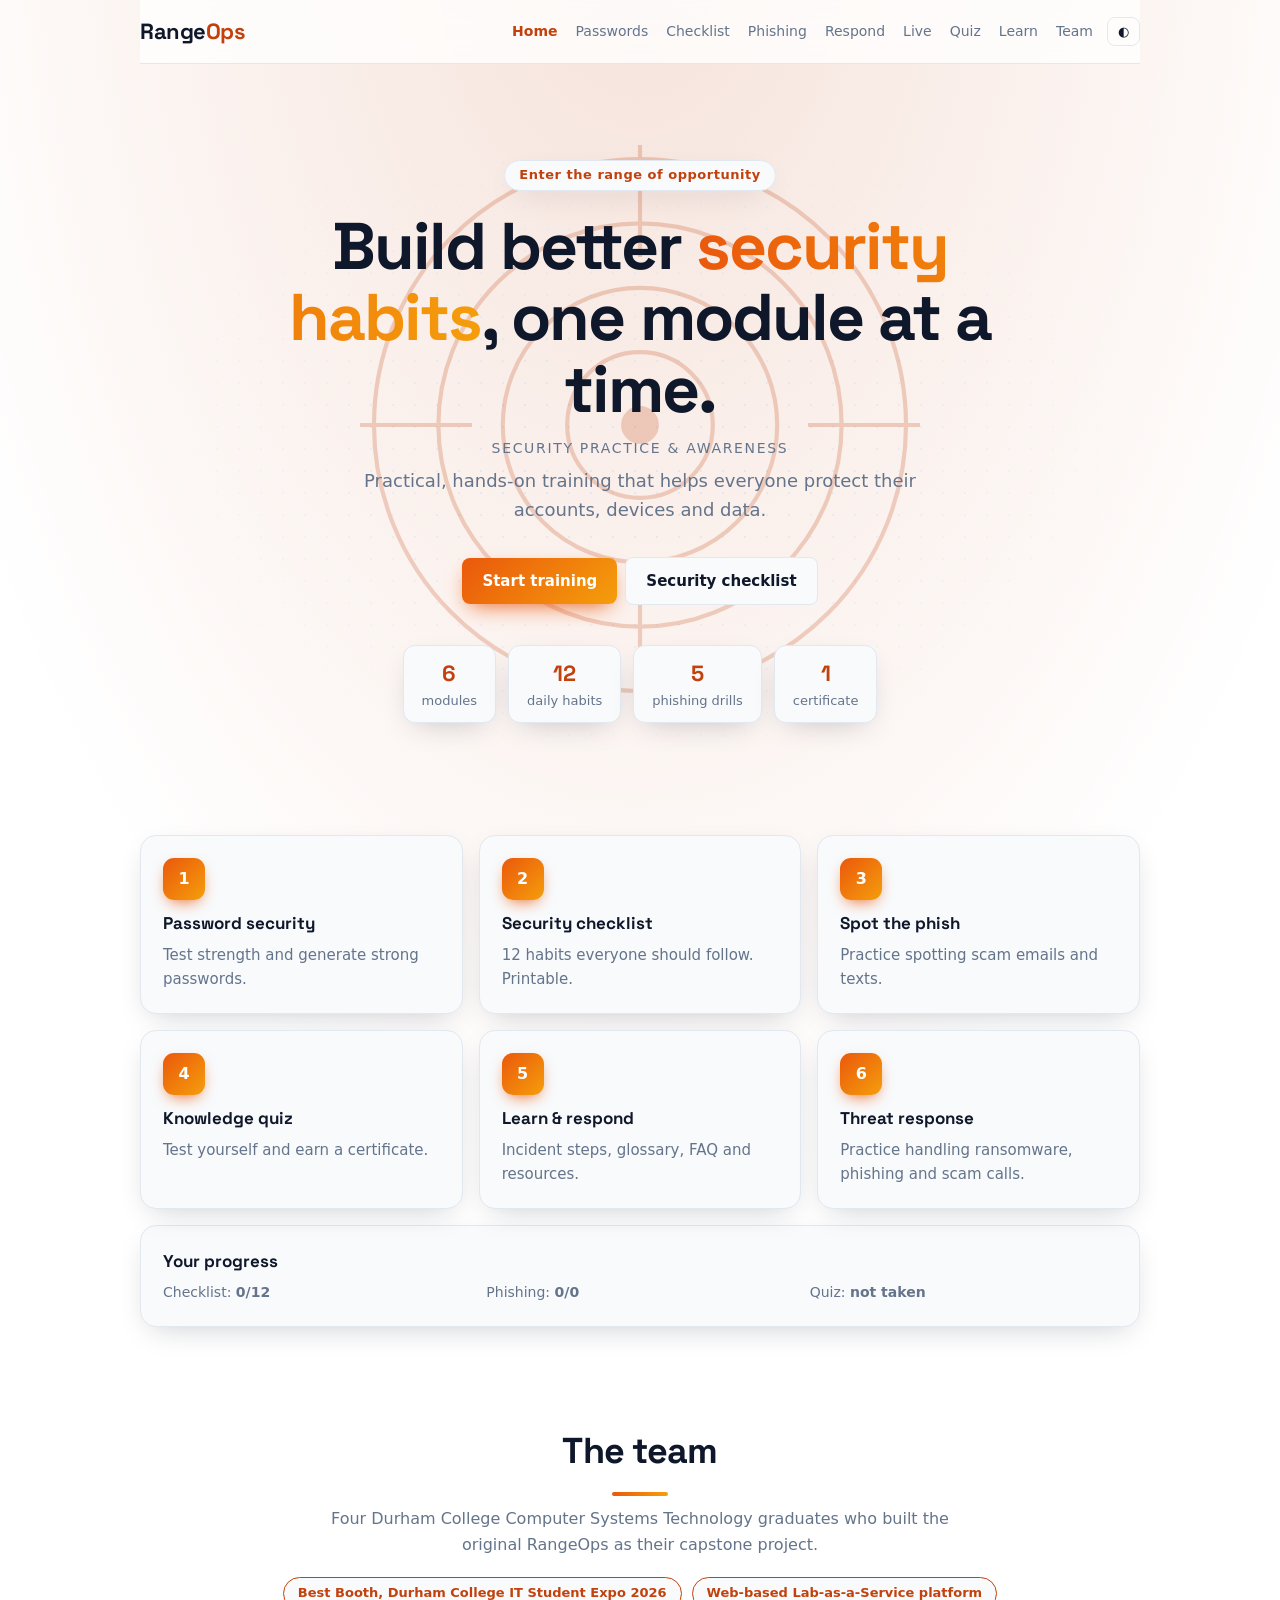
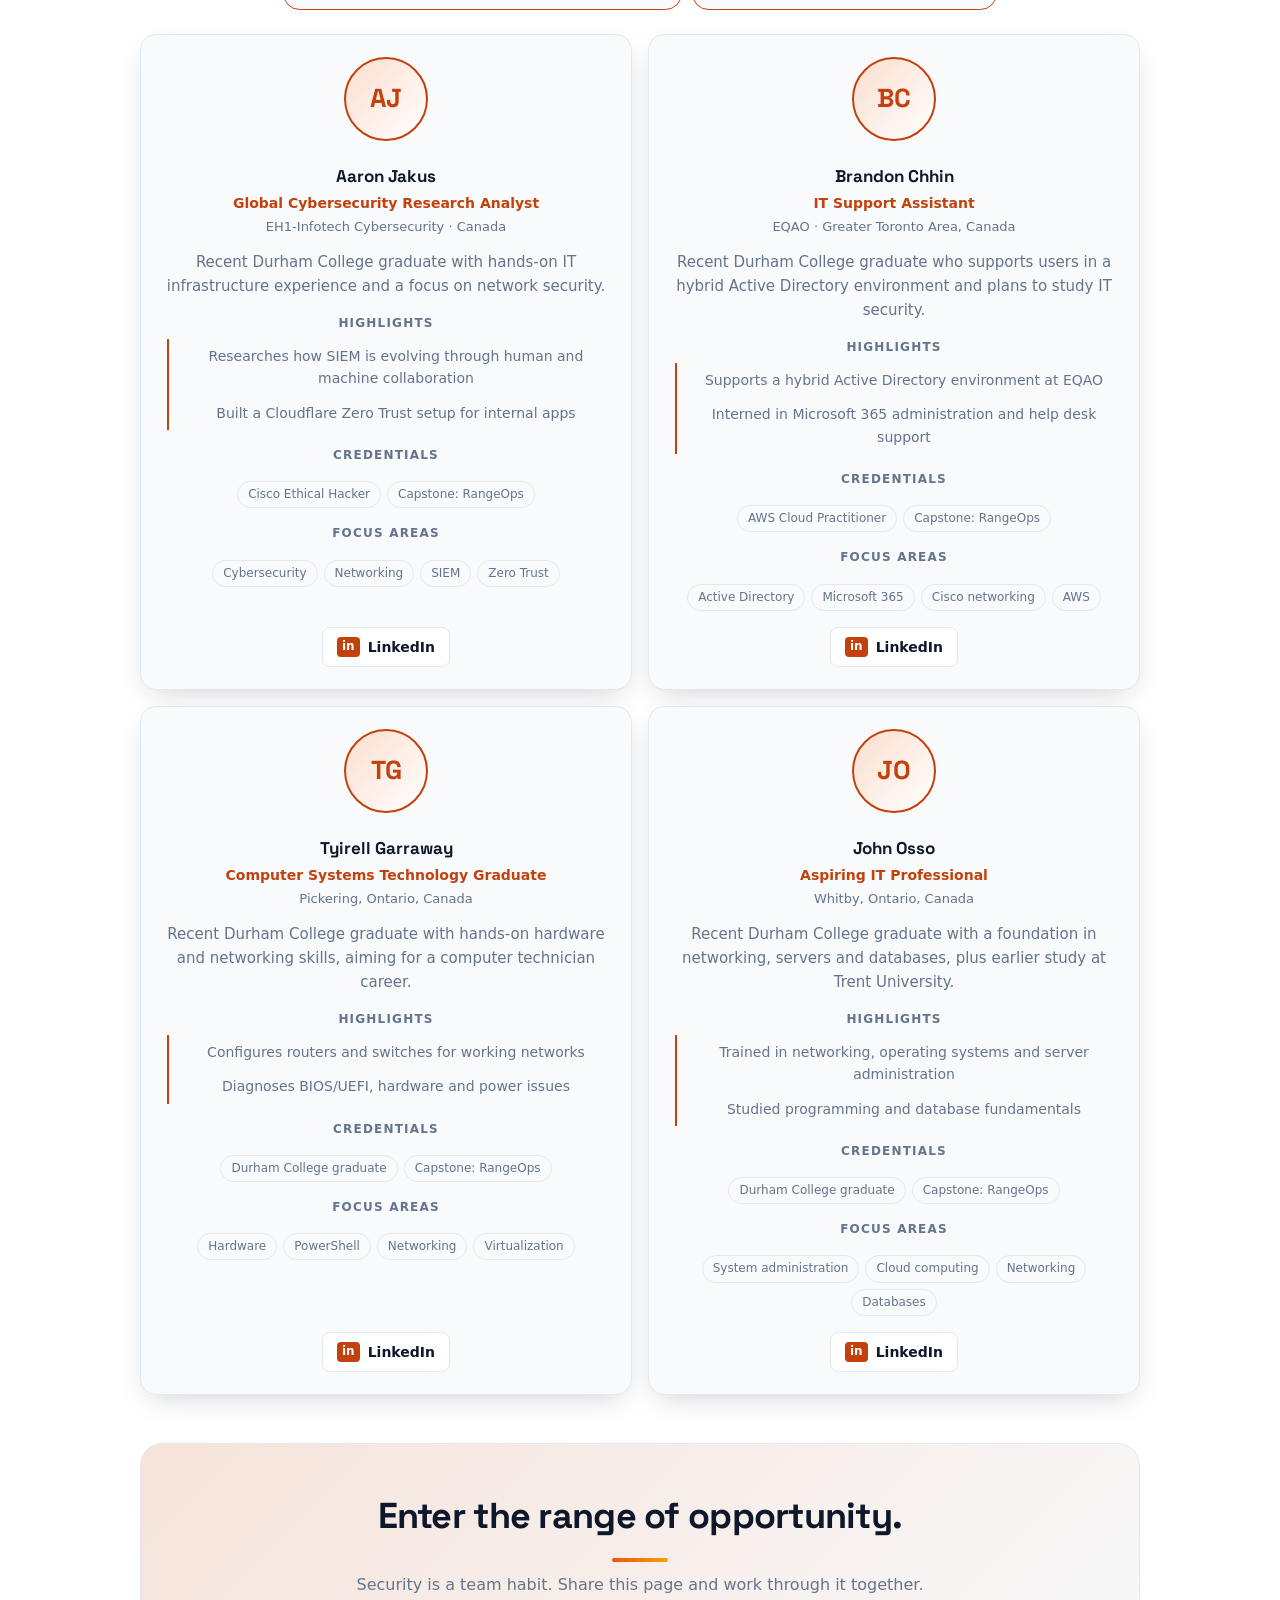
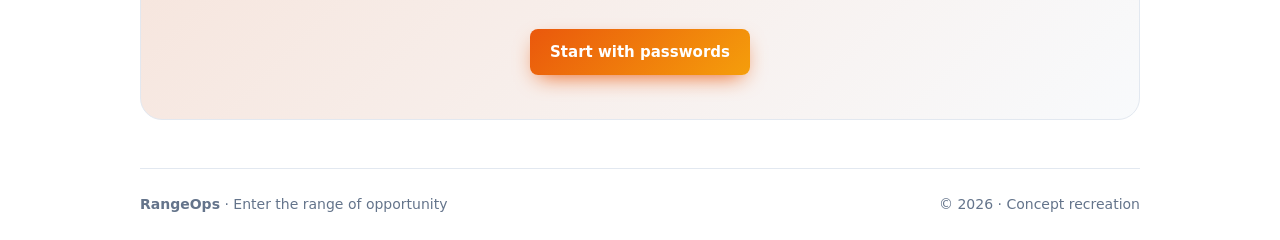
<file: RangeOps security awareness.html>
<!DOCTYPE html>
<html lang="en">
<head>
<meta charset="utf-8">
<link rel="preconnect" href="https://fonts.googleapis.com"><link rel="preconnect" href="https://fonts.gstatic.com" crossorigin><link href="https://fonts.googleapis.com/css2?family=Space+Grotesk:wght@500;700&display=swap" rel="stylesheet">
<meta name="viewport" content="width=device-width, initial-scale=1, viewport-fit=cover">
<title>RangeOps — Security practice and awareness</title>
<style>
:root{--bg:#fff;--fg:#0f172a;--mut:#64748b;--card:#f8fafc;--bd:#e2e8f0;--ac:#c2410c;--acf:#fff;--ok:#15803d;--bad:#b91c1c;--warn:#b45309;box-sizing:border-box;padding-top:env(safe-area-inset-top,0px);padding-bottom:env(safe-area-inset-bottom,0px)}
@media (prefers-color-scheme:dark){:root:not([data-theme="light"]){--bg:#0b1020;--fg:#e8edf7;--mut:#94a3b8;--card:#121a30;--bd:#222c47;--ac:#f97316;--acf:#0b1020;--ok:#4ade80;--bad:#f87171;--warn:#fbbf24}}
:root[data-theme="dark"]{--bg:#0b1020;--fg:#e8edf7;--mut:#94a3b8;--card:#121a30;--bd:#222c47;--ac:#f97316;--acf:#0b1020;--ok:#4ade80;--bad:#f87171;--warn:#fbbf24}
html{scroll-padding-top:env(safe-area-inset-top,0px);scroll-behavior:smooth}
*{box-sizing:border-box}
body{margin:0;background:var(--bg);color:var(--fg);font-family:system-ui,-apple-system,"Segoe UI",Roboto,sans-serif;line-height:1.6}
.w{max-width:1040px;margin:0 auto;padding:0 20px}
nav{display:flex;justify-content:space-between;align-items:center;padding:18px 0;border-bottom:1px solid var(--bd);flex-wrap:wrap;gap:8px}
.logo{font-weight:800;font-size:20px;letter-spacing:-.02em}.logo b{color:var(--ac)}
nav a{color:var(--mut);text-decoration:none;margin-left:18px;font-size:14px}
.btn{display:inline-block;background:var(--ac);color:var(--acf)!important;padding:11px 20px;border-radius:8px;font-weight:600;text-decoration:none;border:0;cursor:pointer;font-size:15px;font-family:inherit}
.btn.o{background:none;color:var(--fg)!important;border:1px solid var(--bd)}
.hero{padding:72px 0 40px;text-align:center}
.tag{display:inline-block;border:1px solid var(--bd);border-radius:99px;padding:4px 14px;font-size:13px;color:var(--mut);background:var(--card)}
h1{font-size:clamp(34px,6vw,56px);line-height:1.08;letter-spacing:-.03em;margin:20px auto 12px;max-width:780px}
.sub{color:var(--mut);max-width:580px;margin:0 auto 28px;font-size:18px}
.hero .btn{margin:4px}
.grid{display:grid;grid-template-columns:repeat(auto-fit,minmax(230px,1fr));gap:16px}
.card{background:var(--card);border:1px solid var(--bd);border-radius:12px;padding:22px}
.card h3{margin:10px 0 6px;font-size:17px}.card p{margin:0;color:var(--mut);font-size:15px}
.ic{width:38px;height:38px;border-radius:9px;background:var(--ac);color:var(--acf);display:grid;place-items:center;font-weight:700}
section{padding:48px 0}
h2{font-size:clamp(26px,4vw,36px);letter-spacing:-.02em;margin:0 0 10px;text-align:center}
.lead{color:var(--mut);text-align:center;max-width:620px;margin:0 auto 32px}
.two{display:grid;grid-template-columns:repeat(auto-fit,minmax(300px,1fr));gap:16px}
input[type=text],input[type=password]{width:100%;padding:12px;border:1px solid var(--bd);border-radius:8px;background:var(--bg);color:var(--fg);font-size:16px;font-family:inherit}
.bar{height:10px;border-radius:99px;background:var(--bd);overflow:hidden;margin:12px 0 6px}
.bar i{display:block;height:100%;width:0;background:var(--bad);transition:width .25s,background .25s}
.row{display:flex;gap:8px;margin-top:10px;flex-wrap:wrap}
.mut{color:var(--mut);font-size:14px}
ul.tips{padding-left:20px;margin:8px 0 0;color:var(--mut);font-size:15px}
ul.tips li{margin:6px 0}
.gen{font-family:ui-monospace,Menlo,Consolas,monospace;word-break:break-all;background:var(--bg);border:1px dashed var(--bd);border-radius:8px;padding:10px;margin-top:10px;min-height:42px}
.chk label{display:flex;gap:10px;align-items:flex-start;padding:10px 0;border-bottom:1px solid var(--bd);cursor:pointer;font-size:15px}
.chk label:last-child{border:0}
.chk input{margin-top:5px;accent-color:var(--ac);width:18px;height:18px;flex:none}
.chk input:checked+span{color:var(--mut);text-decoration:line-through}
.team .card{text-align:center}
.av{width:84px;height:84px;border-radius:50%;background:var(--bg);border:2px dashed var(--bd);margin:0 auto 12px;display:grid;place-items:center;color:var(--mut);font-size:28px}
.cta{background:var(--card);border:1px solid var(--bd);border-radius:16px;padding:44px 20px;text-align:center;margin-bottom:48px}
footer{border-top:1px solid var(--bd);padding:24px 0;color:var(--mut);font-size:14px;display:flex;justify-content:space-between;flex-wrap:wrap;gap:8px}
.page{display:none}.page.on{display:block}a.card{display:block;text-decoration:none;color:inherit}a.card:hover{border-color:var(--ac)}nav a.on{color:var(--fg);font-weight:600}.back{display:inline-block;margin-top:24px;color:var(--mut);text-decoration:none;font-size:14px}
.msg{border:1px solid var(--bd);border-radius:10px;padding:14px;margin:12px 0;background:var(--bg)}.msg small{color:var(--mut);display:block}.res{margin-top:8px;font-size:14px}details{border-bottom:1px solid var(--bd);padding:10px 0}summary{cursor:pointer;font-weight:600}dt{font-weight:600;margin-top:10px}dd{margin:2px 0 0;color:var(--mut)}.cert{border:3px double var(--ac);text-align:center;padding:30px;border-radius:12px;margin-top:20px}.q{margin:16px 0}.q label{display:block;padding:4px 0;cursor:pointer}.pg{max-width:760px;margin:0 auto}.ico{background:none;border:1px solid var(--bd);color:var(--fg);border-radius:8px;padding:6px 10px;cursor:pointer;margin-left:14px}

:root{--g1:#ea580c;--g2:#f59e0b;--sh:0 10px 30px -12px rgba(15,23,42,.25)}
@media (prefers-color-scheme:dark){:root:not([data-theme="light"]){--g1:#f97316;--g2:#fbbf24;--sh:0 12px 34px -14px rgba(0,0,0,.7)}}
:root[data-theme="dark"]{--g1:#f97316;--g2:#fbbf24;--sh:0 12px 34px -14px rgba(0,0,0,.7)}
h1,h2,h3,.logo{font-family:"Space Grotesk",system-ui,sans-serif}
body{background-image:radial-gradient(60% 40% at 50% -5%,color-mix(in srgb,var(--ac) 16%,transparent),transparent)}
nav{position:sticky;top:env(safe-area-inset-top,0px);z-index:10;background:color-mix(in srgb,var(--bg) 78%,transparent);backdrop-filter:blur(12px);-webkit-backdrop-filter:blur(12px);padding:14px 0}
nav a{transition:color .2s}nav a:hover{color:var(--ac)}
nav a.on{color:var(--ac)}
.logo{font-size:22px}
.hero{position:relative;overflow:hidden;padding:96px 0 64px}
.hero::before{content:"";position:absolute;inset:0;background-image:radial-gradient(var(--bd) 1px,transparent 1px);background-size:22px 22px;-webkit-mask-image:radial-gradient(ellipse at center,#000 20%,transparent 70%);mask-image:radial-gradient(ellipse at center,#000 20%,transparent 70%);z-index:0}
.hero>*{position:relative;z-index:1}
.hero>.tgt{position:absolute;z-index:0;width:min(560px,90vw);left:50%;top:50%;transform:translate(-50%,-50%);opacity:.22;pointer-events:none}
.grad{background:linear-gradient(90deg,var(--g1),var(--g2));-webkit-background-clip:text;background-clip:text;color:transparent}
h1{font-size:clamp(36px,6.4vw,66px)}
.tag{backdrop-filter:blur(6px);box-shadow:var(--sh)}
.btn{background:linear-gradient(135deg,var(--g1),var(--g2));box-shadow:0 8px 22px -8px var(--g1);transition:transform .15s,box-shadow .15s}
.btn:hover{transform:translateY(-2px)}
.btn.o{background:var(--card);box-shadow:none}
.btn.o:hover{border-color:var(--ac)}
.hs{display:flex;justify-content:center;gap:12px;flex-wrap:wrap;margin-top:36px}
.hs div{background:var(--card);border:1px solid var(--bd);border-radius:12px;padding:10px 18px;box-shadow:var(--sh);font-size:13px;color:var(--mut)}
.hs b{display:block;font-size:22px;color:var(--ac);font-family:"Space Grotesk",sans-serif}
.card{border-radius:16px;box-shadow:var(--sh);transition:transform .2s,border-color .2s}
a.card{position:relative;overflow:hidden}
a.card::before{content:"";position:absolute;left:0;top:0;height:3px;width:100%;background:linear-gradient(90deg,var(--g1),var(--g2));transform:scaleX(0);transform-origin:left;transition:transform .3s}
a.card:hover{transform:translateY(-4px)}a.card:hover::before{transform:scaleX(1)}
.ic{background:linear-gradient(135deg,var(--g1),var(--g2));border-radius:11px;width:42px;height:42px;box-shadow:0 6px 16px -6px var(--g1)}
h2::after{content:"";display:block;width:56px;height:4px;border-radius:4px;margin:12px auto 0;background:linear-gradient(90deg,var(--g1),var(--g2))}
.page.on{animation:fi .4s ease}
@keyframes fi{from{opacity:0;transform:translateY(8px)}to{opacity:1;transform:none}}
.cta{background:linear-gradient(135deg,color-mix(in srgb,var(--g1) 14%,var(--card)),var(--card));border-radius:22px;position:relative;overflow:hidden}
.av{border-style:solid;border-color:var(--ac);background:linear-gradient(135deg,color-mix(in srgb,var(--g1) 20%,var(--bg)),var(--bg));color:var(--ac)}
.bar{height:12px}.bar i{background-image:linear-gradient(90deg,var(--g1),var(--g2))}
.msg{border-radius:14px;box-shadow:var(--sh)}
.cert{background:linear-gradient(135deg,color-mix(in srgb,var(--g1) 10%,var(--bg)),var(--bg))}
footer{margin-top:8px}
@media (prefers-reduced-motion:reduce){*{animation:none!important;transition:none!important}}
.li{display:inline-flex;align-items:center;gap:8px;margin-top:14px;padding:8px 14px;border:1px solid var(--bd);border-radius:8px;color:var(--fg)!important;text-decoration:none;font-size:14px;font-weight:600;background:var(--bg);transition:border-color .2s}
.li:hover{border-color:var(--ac)}.li i{font-style:normal;background:var(--ac);color:var(--acf);border-radius:4px;padding:0 5px;font-size:12px;font-weight:800}
.li.off{opacity:.5;pointer-events:none}
.chips{display:flex;gap:6px;justify-content:center;flex-wrap:wrap;margin-top:10px}.chips span{font-size:12px;padding:3px 10px;border-radius:99px;border:1px solid var(--bd);color:var(--mut)}
.av{font-family:"Space Grotesk",sans-serif;font-weight:700;font-size:26px}
.team .card.feat{display:grid;grid-template-columns:240px 1fr;gap:28px;text-align:left;margin-bottom:16px}.feat .fl{text-align:center}.feat h4{margin:18px 0 6px;font-size:12px;text-transform:uppercase;letter-spacing:.1em;color:var(--mut)}.feat h4:first-child{margin-top:0}.tl{list-style:none;padding:0;margin:0}.tl li{padding:6px 0 6px 14px;border-left:2px solid var(--ac);margin-left:4px;font-size:14px;color:var(--mut)}.tl b{color:var(--fg);display:block}.chips.l{justify-content:flex-start;margin-top:0}@media(max-width:700px){.team .card.feat{grid-template-columns:1fr}}
.award{display:flex;justify-content:center;gap:10px;flex-wrap:wrap;margin:-12px auto 24px;max-width:720px}.award span{border:1px solid var(--ac);color:var(--ac);border-radius:99px;padding:5px 14px;font-size:13px;font-weight:600;background:var(--card)}
.team h4{margin:16px 0 6px;font-size:12px;text-transform:uppercase;letter-spacing:.1em;color:var(--mut)}.t2{grid-template-columns:repeat(2,1fr)}.team .card.pc{display:flex;flex-direction:column}.lw{margin-top:auto;padding-top:16px;text-align:center}.lw .li{margin-top:0}@media(max-width:700px){.t2{grid-template-columns:1fr}}
@media print{nav,footer,.btn,.back,.noprint{display:none!important}}
.mods{grid-template-columns:repeat(3,1fr)}@media(max-width:820px){.mods{grid-template-columns:repeat(2,1fr)}}@media(max-width:520px){.mods{grid-template-columns:1fr}}
</style>
</head>
<body>
<div class="w">
<nav><a href="#/" class="logo" style="margin:0;color:inherit">Range<b>Ops</b></a><div><a href="#/" data-r="home">Home</a><a href="#/passwords" data-r="passwords">Passwords</a><a href="#/checklist" data-r="checklist">Checklist</a><a href="#/phishing" data-r="phishing">Phishing</a><a href="#/respond" data-r="respond">Respond</a><a href="#/live" data-r="live">Live</a><a href="#/quiz" data-r="quiz">Quiz</a><a href="#/learn" data-r="learn">Learn</a><a href="#/team" data-r="team">Team</a><button class="ico" id="th" type="button" aria-label="Toggle theme">◐</button></div></nav>

<div class="page" id="p-home">
<header class="hero"><svg class="tgt" viewBox="0 0 200 200" fill="none" stroke="var(--ac)" stroke-width="1.5" aria-hidden="true"><circle cx="100" cy="100" r="95"/><circle cx="100" cy="100" r="72"/><circle cx="100" cy="100" r="49"/><circle cx="100" cy="100" r="26"/><circle cx="100" cy="100" r="6" fill="var(--ac)"/><path d="M100 0v40M100 160v40M0 100h40M160 100h40"/></svg>
<span class="tag" style="color:var(--ac);font-weight:600;letter-spacing:.04em">Enter the range of opportunity</span>
<h1>Build better <span class="grad">security habits</span>, one module at a time.</h1>
<p class="sub" style="margin-bottom:8px;font-size:14px;text-transform:uppercase;letter-spacing:.12em">Security practice &amp; awareness</p>
<p class="sub">Practical, hands-on training that helps everyone protect their accounts, devices and data.</p>
<a class="btn" href="#/passwords">Start training</a><a class="btn o" href="#/checklist">Security checklist</a>
<div class="hs"><div><b>6</b>modules</div><div><b>12</b>daily habits</div><div><b>5</b>phishing drills</div><div><b>1</b>certificate</div></div></header>

<section>
<div class="grid mods"><a class="card" href="#/passwords"><div class="ic">1</div><h3>Password security</h3><p>Test strength and generate strong passwords.</p></a><a class="card" href="#/checklist"><div class="ic">2</div><h3>Security checklist</h3><p>12 habits everyone should follow. Printable.</p></a><a class="card" href="#/phishing"><div class="ic">3</div><h3>Spot the phish</h3><p>Practice spotting scam emails and texts.</p></a><a class="card" href="#/quiz"><div class="ic">4</div><h3>Knowledge quiz</h3><p>Test yourself and earn a certificate.</p></a><a class="card" href="#/learn"><div class="ic">5</div><h3>Learn &amp; respond</h3><p>Incident steps, glossary, FAQ and resources.</p></a><a class="card" href="#/respond"><div class="ic">6</div><h3>Threat response</h3><p>Practice handling ransomware, phishing and scam calls.</p></a></div>
<div class="card" style="margin-top:16px"><h3 style="margin-top:0">Your progress</h3><div class="grid mut" id="pr"></div></div>
</section>

<section class="team" id="team">
<h2>The team</h2>
<p class="lead">Four Durham College Computer Systems Technology graduates who built the original RangeOps as their capstone project.</p><div class="award"><span>Best Booth, Durham College IT Student Expo 2026</span><span>Web-based Lab-as-a-Service platform</span></div>
<div class="grid t2"><div class="card pc"><div class="av">AJ</div><h3 style="margin-bottom:2px">Aaron Jakus</h3><p style="color:var(--ac);font-weight:600;font-size:14px;margin:0">Global Cybersecurity Research Analyst</p><p class="mut" style="font-size:13px;margin:2px 0 12px">EH1-Infotech Cybersecurity · Canada</p><p style="margin:0">Recent Durham College graduate with hands-on IT infrastructure experience and a focus on network security.</p><h4>Highlights</h4><ul class="tl"><li>Researches how SIEM is evolving through human and machine collaboration</li><li>Built a Cloudflare Zero Trust setup for internal apps</li></ul><h4>Credentials</h4><div class="chips"><span>Cisco Ethical Hacker</span><span>Capstone: RangeOps</span></div><h4>Focus areas</h4><div class="chips"><span>Cybersecurity</span><span>Networking</span><span>SIEM</span><span>Zero Trust</span></div><div class="lw"><a class="li" href="https://www.linkedin.com/in/aaron-jakus/" target="_blank" rel="noopener"><i>in</i> LinkedIn</a></div></div><div class="card pc"><div class="av">BC</div><h3 style="margin-bottom:2px">Brandon Chhin</h3><p style="color:var(--ac);font-weight:600;font-size:14px;margin:0">IT Support Assistant</p><p class="mut" style="font-size:13px;margin:2px 0 12px">EQAO · Greater Toronto Area, Canada</p><p style="margin:0">Recent Durham College graduate who supports users in a hybrid Active Directory environment and plans to study IT security.</p><h4>Highlights</h4><ul class="tl"><li>Supports a hybrid Active Directory environment at EQAO</li><li>Interned in Microsoft 365 administration and help desk support</li></ul><h4>Credentials</h4><div class="chips"><span>AWS Cloud Practitioner</span><span>Capstone: RangeOps</span></div><h4>Focus areas</h4><div class="chips"><span>Active Directory</span><span>Microsoft 365</span><span>Cisco networking</span><span>AWS</span></div><div class="lw"><a class="li" href="https://www.linkedin.com/in/brandon-chhin/" target="_blank" rel="noopener"><i>in</i> LinkedIn</a></div></div><div class="card pc"><div class="av">TG</div><h3 style="margin-bottom:2px">Tyirell Garraway</h3><p style="color:var(--ac);font-weight:600;font-size:14px;margin:0">Computer Systems Technology Graduate</p><p class="mut" style="font-size:13px;margin:2px 0 12px">Pickering, Ontario, Canada</p><p style="margin:0">Recent Durham College graduate with hands-on hardware and networking skills, aiming for a computer technician career.</p><h4>Highlights</h4><ul class="tl"><li>Configures routers and switches for working networks</li><li>Diagnoses BIOS/UEFI, hardware and power issues</li></ul><h4>Credentials</h4><div class="chips"><span>Durham College graduate</span><span>Capstone: RangeOps</span></div><h4>Focus areas</h4><div class="chips"><span>Hardware</span><span>PowerShell</span><span>Networking</span><span>Virtualization</span></div><div class="lw"><a class="li" href="https://www.linkedin.com/in/tyirell-garraway-4923a0226/" target="_blank" rel="noopener"><i>in</i> LinkedIn</a></div></div><div class="card pc"><div class="av">JO</div><h3 style="margin-bottom:2px">John Osso</h3><p style="color:var(--ac);font-weight:600;font-size:14px;margin:0">Aspiring IT Professional</p><p class="mut" style="font-size:13px;margin:2px 0 12px">Whitby, Ontario, Canada</p><p style="margin:0">Recent Durham College graduate with a foundation in networking, servers and databases, plus earlier study at Trent University.</p><h4>Highlights</h4><ul class="tl"><li>Trained in networking, operating systems and server administration</li><li>Studied programming and database fundamentals</li></ul><h4>Credentials</h4><div class="chips"><span>Durham College graduate</span><span>Capstone: RangeOps</span></div><h4>Focus areas</h4><div class="chips"><span>System administration</span><span>Cloud computing</span><span>Networking</span><span>Databases</span></div><div class="lw"><a class="li" href="https://www.linkedin.com/in/john-osso-77b8b8327/" target="_blank" rel="noopener"><i>in</i> LinkedIn</a></div></div></div>
</section>
<section class="cta">
<h2>Enter the range of opportunity.</h2>
<p class="lead">Security is a team habit. Share this page and work through it together.</p>
<a class="btn" href="#/passwords">Start with passwords</a>
</section>
</div>
<div class="page" id="p-passwords"><section>
<h2>Module: Password security</h2>
<p class="lead">Everything here runs in your browser. Nothing you type is sent or stored. Still, don't test a password you actually use.</p>
<div class="two">
<div class="card">
<h3 style="margin-top:0">Strength checker</h3>
<input id="pw" type="password" placeholder="Type a practice password" autocomplete="off" aria-label="Practice password">
<div class="bar"><i id="fill"></i></div>
<div><b id="lvl">Enter a password</b> <span class="mut" id="est"></span></div>
<ul class="tips" id="fb"></ul>
<div class="row"><button class="btn o" id="show" type="button">Show / hide</button></div>
</div>
<div class="card">
<h3 style="margin-top:0">Passphrase generator</h3>
<p class="mut" style="margin:0">Random character strings are best for password managers. Length matters most.</p>
<div class="gen" id="out">Click generate</div>
<div class="row"><button class="btn" id="gen" type="button">Generate</button><button class="btn o" id="copy" type="button">Copy</button></div>
<h3>Password rules to live by</h3>
<ul class="tips">
<li>Use 14+ characters; longer beats complex.</li>
<li>Never reuse a password between accounts.</li>
<li>Store them in a reputable password manager.</li>
<li>Turn on multi-factor authentication wherever offered.</li>
<li>Change a password immediately if a breach is suspected.</li>
</ul>
</div>
</div>
</section><a class="back" href="#/checklist">Next: Security checklist →</a></div>
<div class="page" id="p-phishing"><section class="pg"><h2>Spot the phish</h2><p class="lead">Decide whether each message is a scam or legitimate. Look at the sender, links and urgency.</p><div id="ph"></div><div class="card" style="text-align:center">Score: <b id="phs">0 / 0</b></div><a class="back" href="#/quiz">Next: Quiz →</a></section></div>
<div class="page" id="p-respond"><section class="pg"><h2>Threat response training</h2><p class="lead">Pick a threat and work through what to do, step by step. Wrong choices teach you why.</p><div class="row" id="tt" style="justify-content:center"></div><div class="card" id="tb" style="margin-top:16px"></div><div style="text-align:center;margin-top:24px"><a class="btn" href="#/live">Try the live simulation →</a></div><div style="text-align:center"><a class="back" href="#/quiz">Next: Quiz →</a></div></section></div>
<div class="page" id="p-live"><section class="pg"><h2>Live simulation</h2><p class="lead">Handle your inbox against the clock, then respond to an outbreak as it spreads.</p><div class="card" id="lv"></div><a class="back" href="#/respond">← Back to scenarios</a></section></div>
<div class="page" id="p-quiz"><section class="pg"><h2>Knowledge quiz</h2><p class="lead">Score 4 or more to earn your certificate.</p><div id="qz"></div><button class="btn" id="qs" type="button">Submit answers</button><div id="qr" style="margin-top:16px"></div><a class="back" href="#/">← Back to home</a></section></div>
<div class="page" id="p-learn"><section class="pg"><h2>Learn &amp; respond</h2><p class="lead">Know what to do, know the terms, know where to look.</p>
<div class="card"><h3 style="margin-top:0">If you think you've been hacked</h3><ol class="tips"><li>Disconnect the device from the network.</li><li>Change passwords from a different, clean device, starting with email.</li><li>Turn on multi-factor authentication.</li><li>Tell your IT contact or manager right away.</li><li>Watch bank and account activity, and report fraud if needed.</li></ol><div class="row"><a class="btn" href="mailto:hello@example.com?subject=Security%20incident%20report">Report an incident</a></div></div>
<div class="card" style="margin-top:16px"><h3 style="margin-top:0">Safe browsing basics</h3><ul class="tips"><li>Check for HTTPS, but remember it doesn't prove a site is trustworthy.</li><li>Avoid sensitive tasks on public Wi-Fi, or use a trusted VPN.</li><li>Download software only from official sources.</li><li>Don't reuse passwords on unfamiliar sites.</li></ul></div>
<div class="card" style="margin-top:16px"><h3 style="margin-top:0">Glossary</h3><dl><dt>MFA</dt><dd>A second proof of identity, like a code or app prompt, besides your password.</dd><dt>Phishing</dt><dd>Fake messages designed to trick you into giving up information or clicking.</dd><dt>Ransomware</dt><dd>Malware that locks your files and demands payment.</dd><dt>Social engineering</dt><dd>Manipulating people rather than computers to gain access.</dd><dt>VPN</dt><dd>A service that encrypts your internet traffic.</dd><dt>Password manager</dt><dd>An app that stores unique passwords securely.</dd></dl></div>
<div class="card" style="margin-top:16px"><h3 style="margin-top:0">FAQ</h3><details><summary>Are password managers safe?</summary><p class="mut">Reputable ones encrypt your vault and are far safer than reusing passwords.</p></details><details><summary>How often should I change passwords?</summary><p class="mut">Change them when there's a breach or suspicion, not on a fixed schedule, if they're long and unique.</p></details><details><summary>Is SMS MFA good enough?</summary><p class="mut">It's better than nothing, but an authenticator app or security key is stronger.</p></details></div>
<div class="card" style="margin-top:16px"><h3 style="margin-top:0">Trusted resources</h3><ul class="tips"><li><a href="https://www.getcybersafe.gc.ca" target="_blank" rel="noopener">Get Cyber Safe (Government of Canada)</a></li><li><a href="https://www.cyber.gc.ca" target="_blank" rel="noopener">Canadian Centre for Cyber Security</a></li><li><a href="https://haveibeenpwned.com" target="_blank" rel="noopener">Have I Been Pwned</a></li></ul></div>
<a class="back" href="#/">← Back to home</a></section></div>
<div class="page" id="p-checklist"><section>
<h2>The security checklist</h2>
<p class="lead">Tick off what you already do. Aim for 100%.</p>
<div class="card chk" style="max-width:720px;margin:0 auto">
<div class="mut" id="prog">0 of 12 complete</div>
<div class="bar"><i id="pf"></i></div>
<div id="list"></div><div class="row noprint"><button class="btn o" type="button" onclick="doPrint(this)">Print checklist</button><button class="btn o" type="button" id="cpl">Copy checklist</button></div><p class="mut noprint hint" style="display:none;margin:8px 0 0">If nothing opened, your viewer is blocking printing. Open this page in its own browser tab and press Ctrl/Cmd+P, or use Copy.</p>
</div>
</section><a class="back" href="#/">← Back to home</a></div>



<footer><span><b>RangeOps</b> · Enter the range of opportunity</span><span>© 2026 · Concept recreation</span></footer>
</div>
<script>
const $=id=>document.getElementById(id);
// Strength checker
const pw=$('pw');
const common=['password','123456','qwerty','letmein','admin','welcome','iloveyou','abc123'];
function check(){
 const v=pw.value;const fb=[];let pool=0;
 if(/[a-z]/.test(v))pool+=26;if(/[A-Z]/.test(v))pool+=26;if(/\d/.test(v))pool+=10;if(/[^A-Za-z0-9]/.test(v))pool+=32;
 let bits=v.length&&pool?v.length*Math.log2(pool):0;
 if(common.some(c=>v.toLowerCase().includes(c))){bits=Math.min(bits,20);fb.push('Contains a very common password pattern.')}
 if(/(.)\1{2,}/.test(v)){bits*=.8;fb.push('Avoid repeated characters.')}
 if(v.length&&v.length<14)fb.push('Use at least 14 characters.');
 if(v.length&&!/[A-Z]/.test(v)||!/\d/.test(v)&&v.length)fb.push('Mix in capitals and numbers, or use a long passphrase.');
 let pct=Math.min(100,bits/80*100),l='Very weak',c='var(--bad)';
 if(bits>=28){l='Weak'}if(bits>=45){l='Fair';c='var(--warn)'}if(bits>=60){l='Strong';c='var(--ok)'}if(bits>=75){l='Excellent';c='var(--ok)'}
 if(!v){l='Enter a password';pct=0;$('est').textContent=''}else $('est').textContent='≈ '+Math.round(bits)+' bits of entropy';
 $('fill').style.width=pct+'%';$('fill').style.background=c;$('lvl').textContent=l;
 $('fb').innerHTML=fb.map(f=>'<li>'+f+'</li>').join('');
}
pw.addEventListener('input',check);
$('show').onclick=()=>{pw.type=pw.type==='password'?'text':'password'};
// Generator
function gen(){
 const set='abcdefghijkmnopqrstuvwxyzABCDEFGHJKLMNPQRSTUVWXYZ23456789!@#$%^&*-_=+';
 const a=new Uint32Array(20);crypto.getRandomValues(a);
 $('out').textContent=Array.from(a,x=>set[x%set.length]).join('');
}
$('gen').onclick=gen;
$('copy').onclick=async()=>{try{await navigator.clipboard.writeText($('out').textContent);$('copy').textContent='Copied';setTimeout(()=>$('copy').textContent='Copy',1200)}catch(e){}};
// Checklist
const items=['Use a password manager and unique passwords for every account','Enable multi-factor authentication on email, banking and work accounts','Keep your operating system and apps updated','Turn on automatic updates for your browser','Lock your screen whenever you step away','Be skeptical of unexpected links, attachments and urgent requests','Verify requests for money or credentials through a second channel','Back up important files and test restoring them','Use a trusted VPN or avoid sensitive tasks on public Wi-Fi','Encrypt your laptop and phone, and set a device PIN','Review app permissions and remove apps you no longer use','Know how to report a suspected incident right away'];
const done=new Set();
const list=$('list');
items.forEach((t,i)=>{const l=document.createElement('label');l.innerHTML='<input type="checkbox"><span></span>';l.querySelector('span').textContent=t;
 l.querySelector('input').onchange=e=>{e.target.checked?done.add(i):done.delete(i);const p=done.size/items.length*100;$('pf').style.width=p+'%';$('pf').style.background=p===100?'var(--ok)':'var(--ac)';S.chk=done.size;upd();$('prog').textContent=done.size+' of '+items.length+' complete'+(p===100?' — great work!':'')};
 list.appendChild(l)});
const S={rs:0,chk:0,ph:0,phN:0,qz:null};
function upd(){$('pr').innerHTML='<div>Checklist: <b>'+S.chk+'/12</b></div><div>Phishing: <b>'+S.ph+'/'+S.phN+'</b></div><div>Quiz: <b>'+(S.qz===null?'not taken':S.qz+'/5')+'</b></div>'}
upd();
$('th').onclick=()=>{const d=document.documentElement,c=d.dataset.theme||(matchMedia('(prefers-color-scheme:dark)').matches?'dark':'light');d.dataset.theme=c==='dark'?'light':'dark'};
const msgs=[['support@paypa1-alerts.com','Account locked! Verify within 24 hours at secure-paypa1-login.com',1,'Lookalike domain (paypa1) and artificial urgency.'],['A coworker (internal)','Staff meeting moved to 3pm Thursday. Same room as usual.',0,'Expected, internal, no links or requests for sensitive info.'],['"CEO" (free webmail address)','I\'m in a meeting. Buy five $100 gift cards and send me the codes. Keep it quiet.',1,'Classic impersonation scam. Gift card requests and secrecy are red flags.'],['SMS from unknown number','Your parcel is held. Pay a $1.99 fee at bit.ly/x9fk2.',1,'Unexpected text with a shortened link and a small payment ask.'],['Your bank\'s app notification','Your password was changed. If this wasn\'t you, open the app yourself to review.',0,'It tells you to use the app you already trust, not a link.']];
S.phN=msgs.length;let answered=0;
msgs.forEach(m=>{const d=document.createElement('div');d.className='msg';d.innerHTML='<small></small><p style="margin:6px 0"></p><div class="row"><button class="btn o" type="button">Phish</button><button class="btn o" type="button">Legit</button></div><div class="res"></div>';
d.querySelector('small').textContent='From: '+m[0];d.querySelector('p').textContent=m[1];
const b=d.querySelectorAll('button');b.forEach((x,i)=>x.onclick=()=>{if(d.dataset.done)return;d.dataset.done=1;const ok=(i===0)===!!m[2];if(ok)S.ph++;answered++;d.querySelector('.res').textContent=(ok?'Correct. ':'Not quite. ')+m[3];d.querySelector('.res').style.color=ok?'var(--ok)':'var(--bad)';$('phs').textContent=S.ph+' / '+answered;upd()});
$('ph').appendChild(d)});
const qs=[['Which is the strongest password approach?',['Password1!','A long, random passphrase unique to the account','Your pet\'s name plus birth year'],1],['What does multi-factor authentication add?',['A second proof of identity','A longer password','Faster logins'],0],['Your "boss" emails asking for gift cards urgently. What do you do?',['Buy them quickly','Verify through another channel, like a call','Reply asking for more details'],1],['What\'s the safest approach on public Wi-Fi?',['Do banking as usual','Avoid sensitive tasks or use a trusted VPN','Turn off updates'],1],['You suspect your account was compromised. First step?',['Wait and see','Report it and change passwords from a clean device','Delete the account'],1]];
qs.forEach((q,i)=>{const d=document.createElement('div');d.className='q';const h=document.createElement('b');h.textContent=(i+1)+'. '+q[0];d.appendChild(h);q[1].forEach((o,j)=>{const l=document.createElement('label');l.innerHTML='<input type="radio" name="q'+i+'" value="'+j+'"> <span></span>';l.querySelector('span').textContent=o;d.appendChild(l)});$('qz').appendChild(d)});
$('qs').onclick=()=>{let n=0;qs.forEach((q,i)=>{const c=document.querySelector('input[name="q'+i+'"]:checked');if(c&&+c.value===q[2])n++});S.qz=n;upd();
$('qr').innerHTML='<div class="card"><b>You scored '+n+' / 5.</b> '+(n>=4?'Great work, here\'s your certificate.':'Review the modules and try again.')+'</div>'+(n>=4?'<input type="text" id="nm" placeholder="Your name" style="margin-top:12px" class="noprint"><div class="cert"><h3>Certificate of Security Awareness</h3><p>Awarded to <b id="cn">________</b></p><p class="mut">RangeOps · Enter the range of opportunity</p></div><div class="row noprint"><button class="btn" type="button" onclick="doPrint(this)">Print certificate</button></div><p class="mut noprint hint" style="display:none;margin:8px 0 0">If nothing opened, your viewer is blocking printing. Open this page in its own browser tab and press Ctrl/Cmd+P, or use Copy.</p>':'');
const nm=$('nm');if(nm)nm.oninput=()=>{$('cn').textContent=nm.value||'________'}};
function doPrint(b){try{window.print()}catch(e){}const h=b.closest('.row').nextElementSibling;if(h&&h.classList.contains('hint'))h.style.display='block'}
$('cpl').onclick=async()=>{const t='RangeOps security checklist\n'+items.map((x,i)=>(done.has(i)?'[x] ':'[ ] ')+x).join('\n');try{await navigator.clipboard.writeText(t);$('cpl').textContent='Copied'}catch(e){$('cpl').textContent='Copy blocked'}setTimeout(()=>$('cpl').textContent='Copy checklist',1500)};
const TH={ransomware:{n:'Ransomware',i:'Your screen shows a message: your files are encrypted and you must pay to get them back.',st:[['What do you do first?',[['Pay quickly to get files back',0,'Payment doesn\'t guarantee recovery and funds more attacks.'],['Disconnect the device from Wi-Fi and the network',1,'Isolating the device helps stop the infection from spreading.'],['Restart repeatedly',0,'Restarting can spread the damage and destroy evidence.']]],['Who do you tell, and how?',[['Alert IT or your manager immediately by phone',1,'Fast reporting limits the damage. Use a clean device or phone.'],['Keep working on other files',0,'Other files, and shared drives, may be at risk.'],['Delete the ransom note',0,'The note is evidence your response team needs.']]],['Coworkers use the same shared drives. What now?',[['Warn them to stay off shared drives until IT clears them',1,'This prevents more files from being encrypted.'],['Wait until the next day',0,'Ransomware spreads fast, so delays are costly.'],['Log into admin accounts from your device to check',0,'That could hand attackers more powerful credentials.']]],['How do you recover?',[['Restore from clean, offline backups once IT confirms the threat is gone',1,'Tested, offline backups are your best defence.'],['Reconnect once the screen looks normal',0,'Malware may still be running.'],['Pay and hope',0,'Payment is a last resort and should only be decided with experts and law enforcement.']]]],pb:['Isolate the device','Report immediately','Preserve evidence, including the ransom note','Don\'t pay without expert guidance','Restore from clean backups','Review how it got in']},phish:{n:'Phishing',i:'An email says your account will be closed unless you verify your details using the link.',st:[['What do you do first?',[['Click the link to check it out',0,'Clicking is the attacker\'s goal.'],['Check the sender address and hover over the link without clicking',1,'Mismatched domains and urgency are common red flags.'],['Reply asking if it\'s real',0,'Replying confirms your address is active.']]],['Oops, you already entered your password. Now?',[['Change it from a clean device and enable MFA',1,'Act fast to lock out the attacker, and change the password anywhere you reused it.'],['Hope nothing happens',0,'Attackers often use stolen logins within minutes.'],['Ignore it',0,'Delay gives them time to use the account.']]],['What next?',[['Report it to IT using the report-phishing option',1,'Reporting helps protect everyone else.'],['Delete it quietly',0,'IT can\'t warn others if they never hear about it.'],['Forward it to the whole team',0,'Forwarding spreads the risk. Report it instead.']]]],pb:['Don\'t click or reply','Inspect the sender and links','Change passwords and enable MFA','Report it to IT','Delete after reporting']},call:{n:'Scam call',i:'Someone calls claiming to be IT support and says your account is compromised. They need your password right now.',st:[['What do you do?',[['Give the password so they can fix it',0,'Real IT staff never ask for your password.'],['Hang up and call back using an official number',1,'Verify through a channel you trust, not the one they gave you.'],['Ask for their name and trust it',0,'Names are easy to fake.']]],['They sent a link to install remote-access software. What now?',[['Install it to cooperate',0,'That would give them full control of your device.'],['Don\'t install anything and end the call',1,'Never install software at the request of an unsolicited caller.'],['Install it but watch carefully',0,'It\'s too risky.']]],['Afterwards?',[['Report the call to IT or security',1,'Others may be targeted by the same caller.'],['Forget about it',0,'Reporting helps stop repeat attempts.'],['Post their number publicly',0,'Report it through proper channels instead.']]]],pb:['Never share passwords','Hang up and verify independently','Never install software on request','Report the attempt']}};
const doneT=new Set();let cur=null,si=0;
Object.keys(TH).forEach(k=>{const b=document.createElement('button');b.className='btn o';b.type='button';b.textContent=TH[k].n;b.onclick=()=>{cur=k;si=0;rnd()};$('tt').appendChild(b)});
function rnd(){const b=$('tb');b.innerHTML='';if(!cur){b.textContent='Choose a threat above to begin.';b.className='card mut';return}b.className='card';const t=TH[cur];
 const h=document.createElement('h3');h.style.marginTop='0';h.textContent=t.n+' scenario';b.appendChild(h);
 const p=document.createElement('p');p.className='mut';p.textContent=t.i;b.appendChild(p);
 if(si>=t.st.length){if(!doneT.has(cur)){doneT.add(cur);S.rs=doneT.size;upd()}const d=document.createElement('div');d.innerHTML='<b style="color:var(--ok)">Scenario complete. Your response playbook:</b><ol class="tips"></ol>';t.pb.forEach(x=>{const l=document.createElement('li');l.textContent=x;d.querySelector('ol').appendChild(l)});b.appendChild(d);return}
 const q=t.st[si];const qq=document.createElement('p');qq.innerHTML='<b></b>';qq.firstChild.textContent='Step '+(si+1)+' of '+t.st.length+': '+q[0];b.appendChild(qq);
 const fb=document.createElement('div');fb.className='res';
 q[1].forEach(o=>{const x=document.createElement('button');x.type='button';x.className='btn o';x.style.cssText='display:block;width:100%;text-align:left;margin:6px 0';x.textContent=o[0];
  x.onclick=()=>{fb.style.color=o[1]?'var(--ok)':'var(--bad)';fb.textContent=(o[1]?'Correct. ':'Not quite. ')+o[2];if(o[1]){const n=document.createElement('button');n.type='button';n.className='btn';n.style.marginTop='10px';n.textContent=si+1>=t.st.length?'Finish':'Next step';n.onclick=()=>{si++;rnd()};fb.appendChild(document.createElement('br'));fb.appendChild(n)}};b.appendChild(x)});b.appendChild(fb)}
rnd();
let LT=[];function stopLive(){LT.forEach(t=>{clearInterval(t);clearTimeout(t)});LT=[]}
const EM=[['it-helpdesk@company-support.co','Your password expires today','Log in now at company-support.co/reset or lose access to your account.',1,'Lookalike domain and artificial urgency.'],['HR (internal)','Updated holiday schedule','The holiday schedule is posted on the intranet as usual. No action needed.',0,'Expected, internal, with no links or requests.'],['"CEO" (free webmail)','Urgent: gift cards','I\'m in a meeting. Buy 5 gift cards and send me the codes. Keep this between us.',1,'Gift cards, secrecy and urgency are classic scam signs.'],['billing@vend0r-invoices.net','Invoice #4821 attached','Please open the attached invoice.zip to review payment details.',1,'Unknown vendor with a zip attachment. This could be malware.'],['Your manager (internal)','Team lunch Friday','Booking the usual spot at noon. Let me know about dietary needs.',0,'Normal internal message with no suspicious request.'],['alerts@secure-bank-login.net','Unusual sign-in detected','Review your account now: secure-bank-login.net/verify',1,'The link goes to a lookalike site, not your bank.']];
let ei=0,ms=0;
function liveIntro(){$('lv').innerHTML='<p>Part 1: six emails arrive and you have 12 seconds each to decide. Part 2: a ransomware outbreak spreads while you contain it.</p>';const b=document.createElement('button');b.className='btn';b.type='button';b.textContent='Start simulation';b.onclick=()=>{ei=0;ms=0;nextMail()};$('lv').appendChild(b)}
function nextMail(){stopLive();if(ei>=EM.length)return outbreak();const m=EM[ei];
 $('lv').innerHTML='<div class="mut">Inbox: email '+(ei+1)+' of '+EM.length+'</div><div class="bar"><i id="tb2" style="width:100%;background:var(--ac)"></i></div><div class="msg"><small></small><b></b><p style="margin:6px 0 0"></p></div><div class="row"><button class="btn" type="button" id="b1">Report as phishing</button><button class="btn o" type="button" id="b2">Looks safe</button></div><div class="res" id="fb"></div>';
 const q=$('lv').querySelector('.msg');q.querySelector('small').textContent='From: '+m[0];q.querySelector('b').textContent=m[1];q.querySelector('p').textContent=m[2];
 const t0=Date.now();const iv=setInterval(()=>{const l=Math.max(0,12000-(Date.now()-t0));$('tb2').style.width=l/120+'%';if(l<=0)ans(null)},100);LT.push(iv);
 $('b1').onclick=()=>ans(true);$('b2').onclick=()=>ans(false)}
function ans(r){stopLive();const m=EM[ei];const ok=r===!!m[3];if(ok)ms++;
 $('b1').disabled=$('b2').disabled=true;const f=$('fb');f.style.color=ok?'var(--ok)':'var(--bad)';f.textContent=(r===null?'Time ran out. ':ok?'Correct. ':'Wrong call. ')+m[4];ei++;
 const n=document.createElement('button');n.className='btn';n.type='button';n.style.marginTop='10px';n.textContent=ei>=EM.length?'Continue to outbreak':'Next email';n.onclick=nextMail;f.appendChild(document.createElement('br'));f.appendChild(n);LT.push(setTimeout(nextMail,4500))}
function outbreak(){stopLive();let pct=0,rate=2,fin=0,over=0;const done=new Set();const files=['budget.xlsx','client_list.docx','payroll.pdf','photos.zip','report_Q3.pptx','invoices.csv'];
 $('lv').innerHTML='<b style="color:var(--bad)">ALERT: Ransomware detected on your device. Files are being encrypted.</b><div class="bar"><i id="eb" style="width:0;background:var(--bad)"></i></div><div class="mut" id="ep">0% encrypted</div><div class="gen" id="lg" style="font-size:13px;min-height:90px"></div><p><b>Contain it. Choose actions:</b></p><div id="ac"></div><div class="res" id="fb2"></div>';
 const acts=[['Disconnect from the network',1,'Spread slows right down.'],['Call IT and report immediately',1,'IT isolates the affected systems.'],['Warn coworkers to stay off shared drives',1,'Protects shared files.'],['Pay the ransom',0,'No guarantee, and it funds attackers. Encryption jumped.'],['Delete the ransom note',0,'You destroyed evidence. Encryption jumped.'],['Keep working on other files',0,'More files exposed. Encryption jumped.']];
 function end(win){if(fin)return;fin=1;stopLive();$('ac').innerHTML='';$('fb2').innerHTML='';const d=document.createElement('div');d.className='cert';d.innerHTML='<h3></h3><p class="mut"></p>';d.querySelector('h3').textContent=win?'Contained!':'Outbreak not contained';d.querySelector('p').textContent=(win?'Files saved: '+(100-Math.round(pct))+'%. ':'Every file was encrypted. ')+'Emails handled correctly: '+ms+'/'+EM.length+'. Wrong containment actions: '+over+'.';$('lv').appendChild(d);const b=document.createElement('button');b.className='btn';b.type='button';b.style.marginTop='12px';b.textContent='Run again';b.onclick=liveIntro;$('lv').appendChild(b)}
 const iv=setInterval(()=>{pct=Math.min(100,pct+rate);$('eb').style.width=pct+'%';$('ep').textContent=Math.round(pct)+'% encrypted';const l=$('lg');l.innerHTML=(l.innerHTML+files[Math.floor(Math.random()*6)]+' encrypted<br>').split('<br>').slice(-6).join('<br>');if(pct>=100)end(0)},500);LT.push(iv);
 acts.forEach((a,i)=>{const b=document.createElement('button');b.className='btn o';b.type='button';b.style.cssText='display:block;width:100%;text-align:left;margin:6px 0';b.textContent=a[0];b.onclick=()=>{if(fin||b.disabled)return;b.disabled=true;const f=$('fb2');f.style.color=a[1]?'var(--ok)':'var(--bad)';f.textContent=(a[1]?'Good. ':'Mistake. ')+a[2];if(a[1]){done.add(i);if(i===0)rate=.5;if(i===1)rate=0;if(done.size===3)end(1)}else{over++;pct=Math.min(100,pct+8)}};$('ac').appendChild(b)})}
liveIntro();
// Router
const titles={home:'Security practice & awareness',passwords:'Password security',checklist:'Security checklist',team:'The team',live:'Live simulation',respond:'Threat response',phishing:'Spot the phish',quiz:'Knowledge quiz',learn:'Learn & respond'};
function route(){stopLive();
 let r=(location.hash.replace(/^#\/?/,'')||'home');if(!titles[r])r='home';const tm=r==='team';if(tm)r='home';
 document.querySelectorAll('.page').forEach(p=>p.classList.toggle('on',p.id==='p-'+r));
 document.querySelectorAll('nav a[data-r]').forEach(a=>a.classList.toggle('on',a.dataset.r===r));
 document.title='RangeOps — '+titles[r];tm?document.getElementById('team').scrollIntoView():window.scrollTo(0,0);
}
window.addEventListener('hashchange',route);route();
</script>
</body>
</html>
</file>
